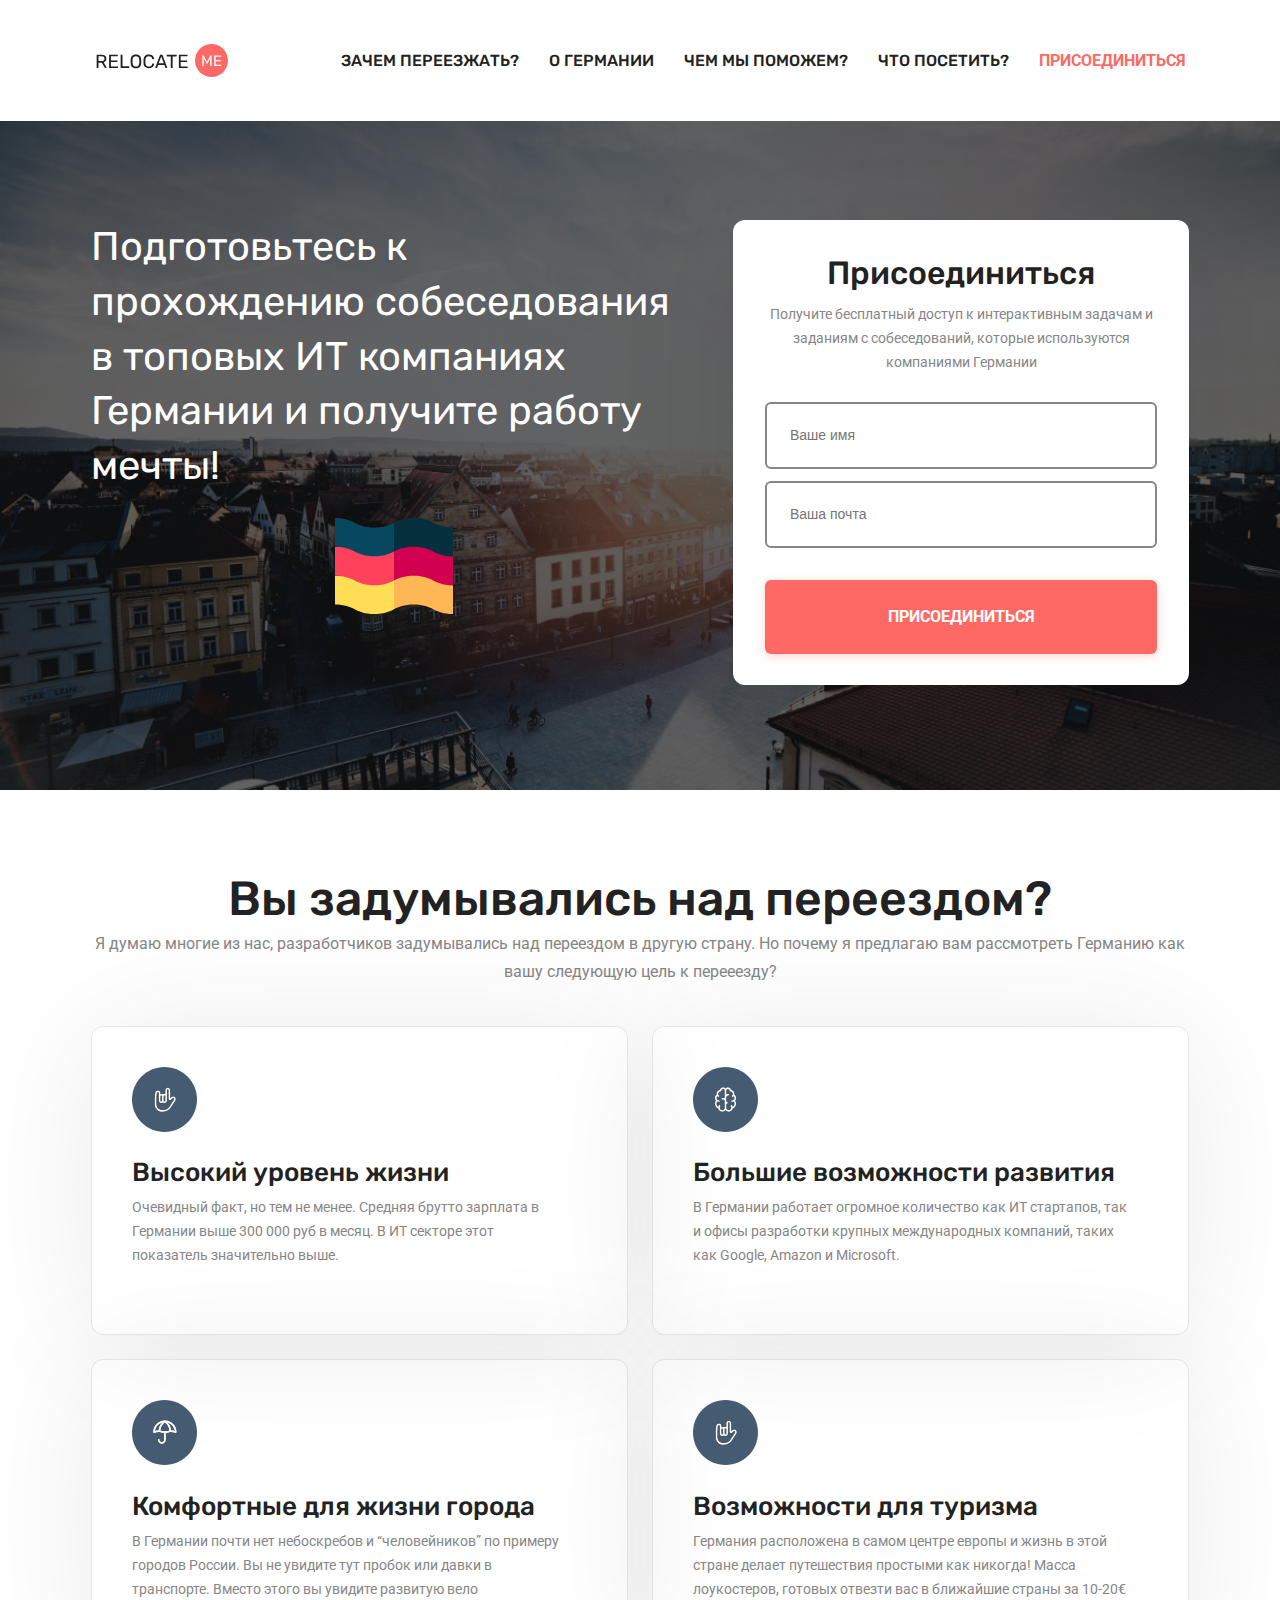
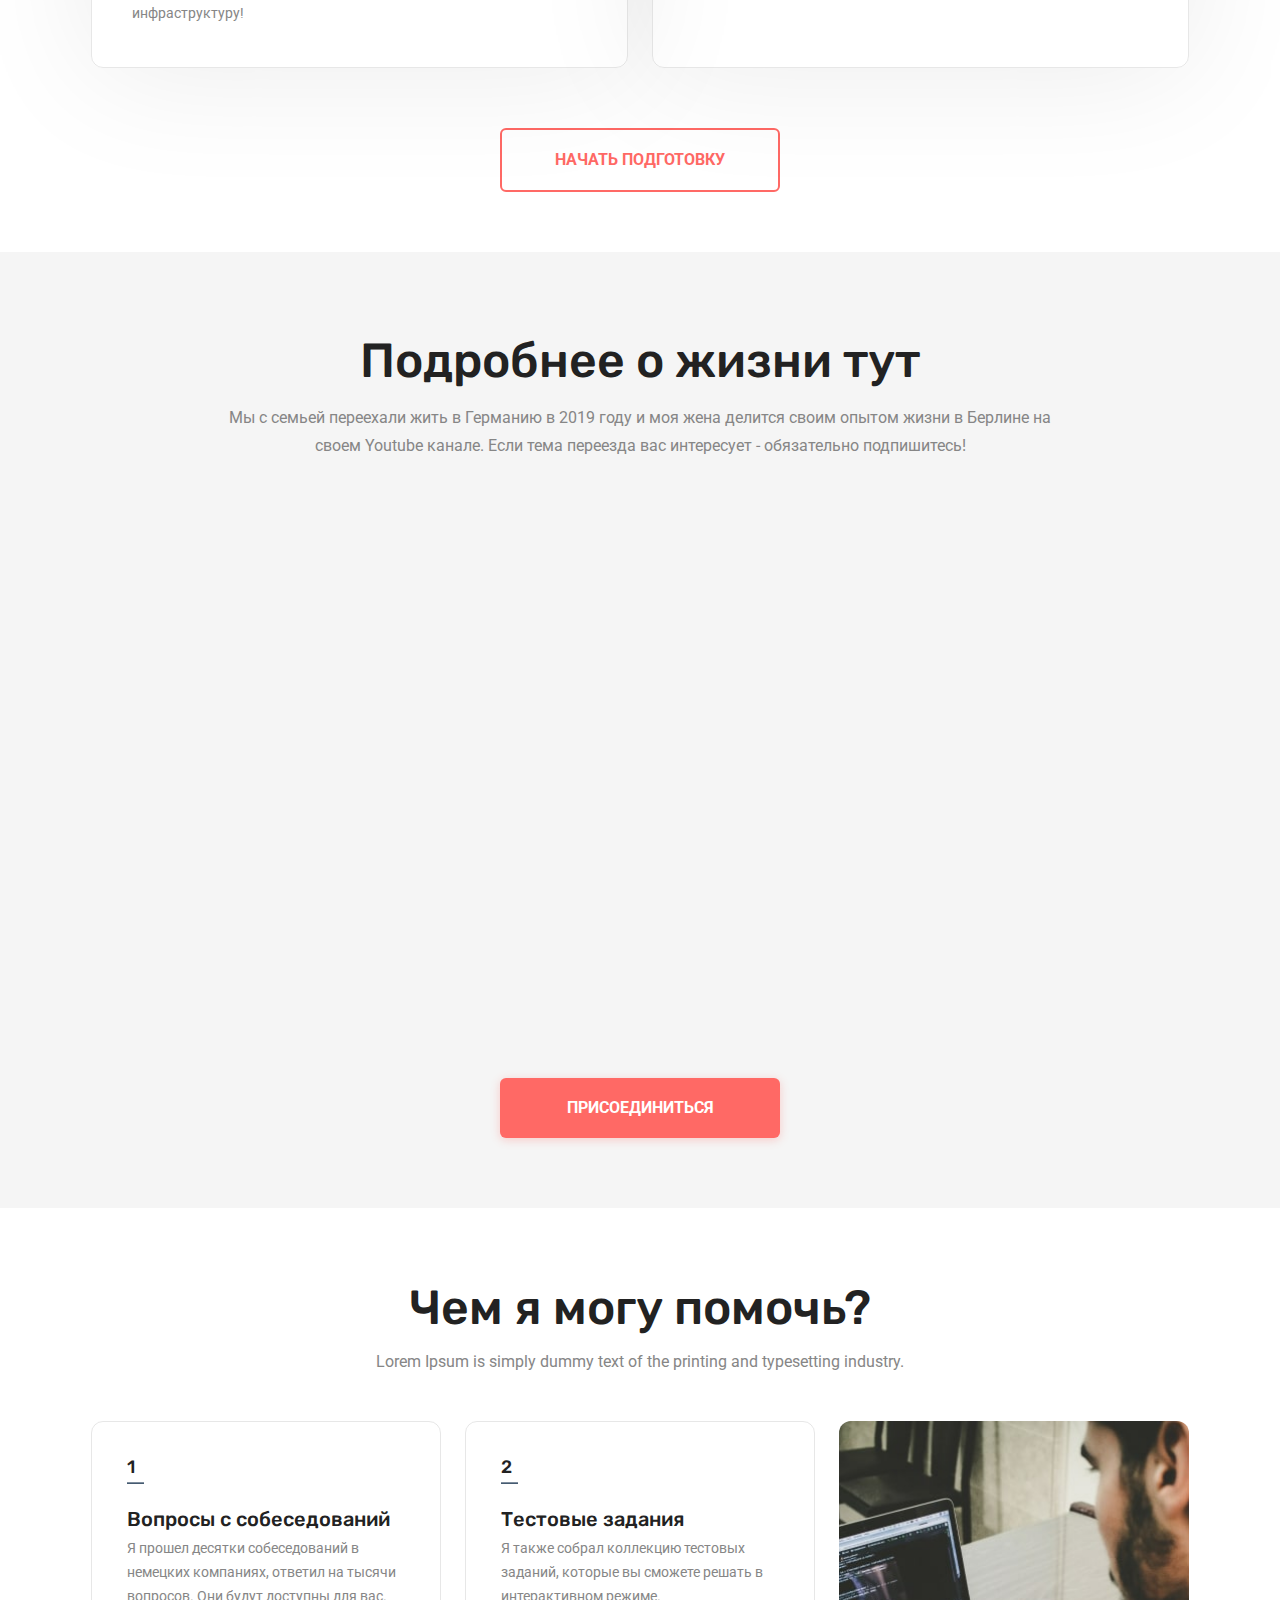
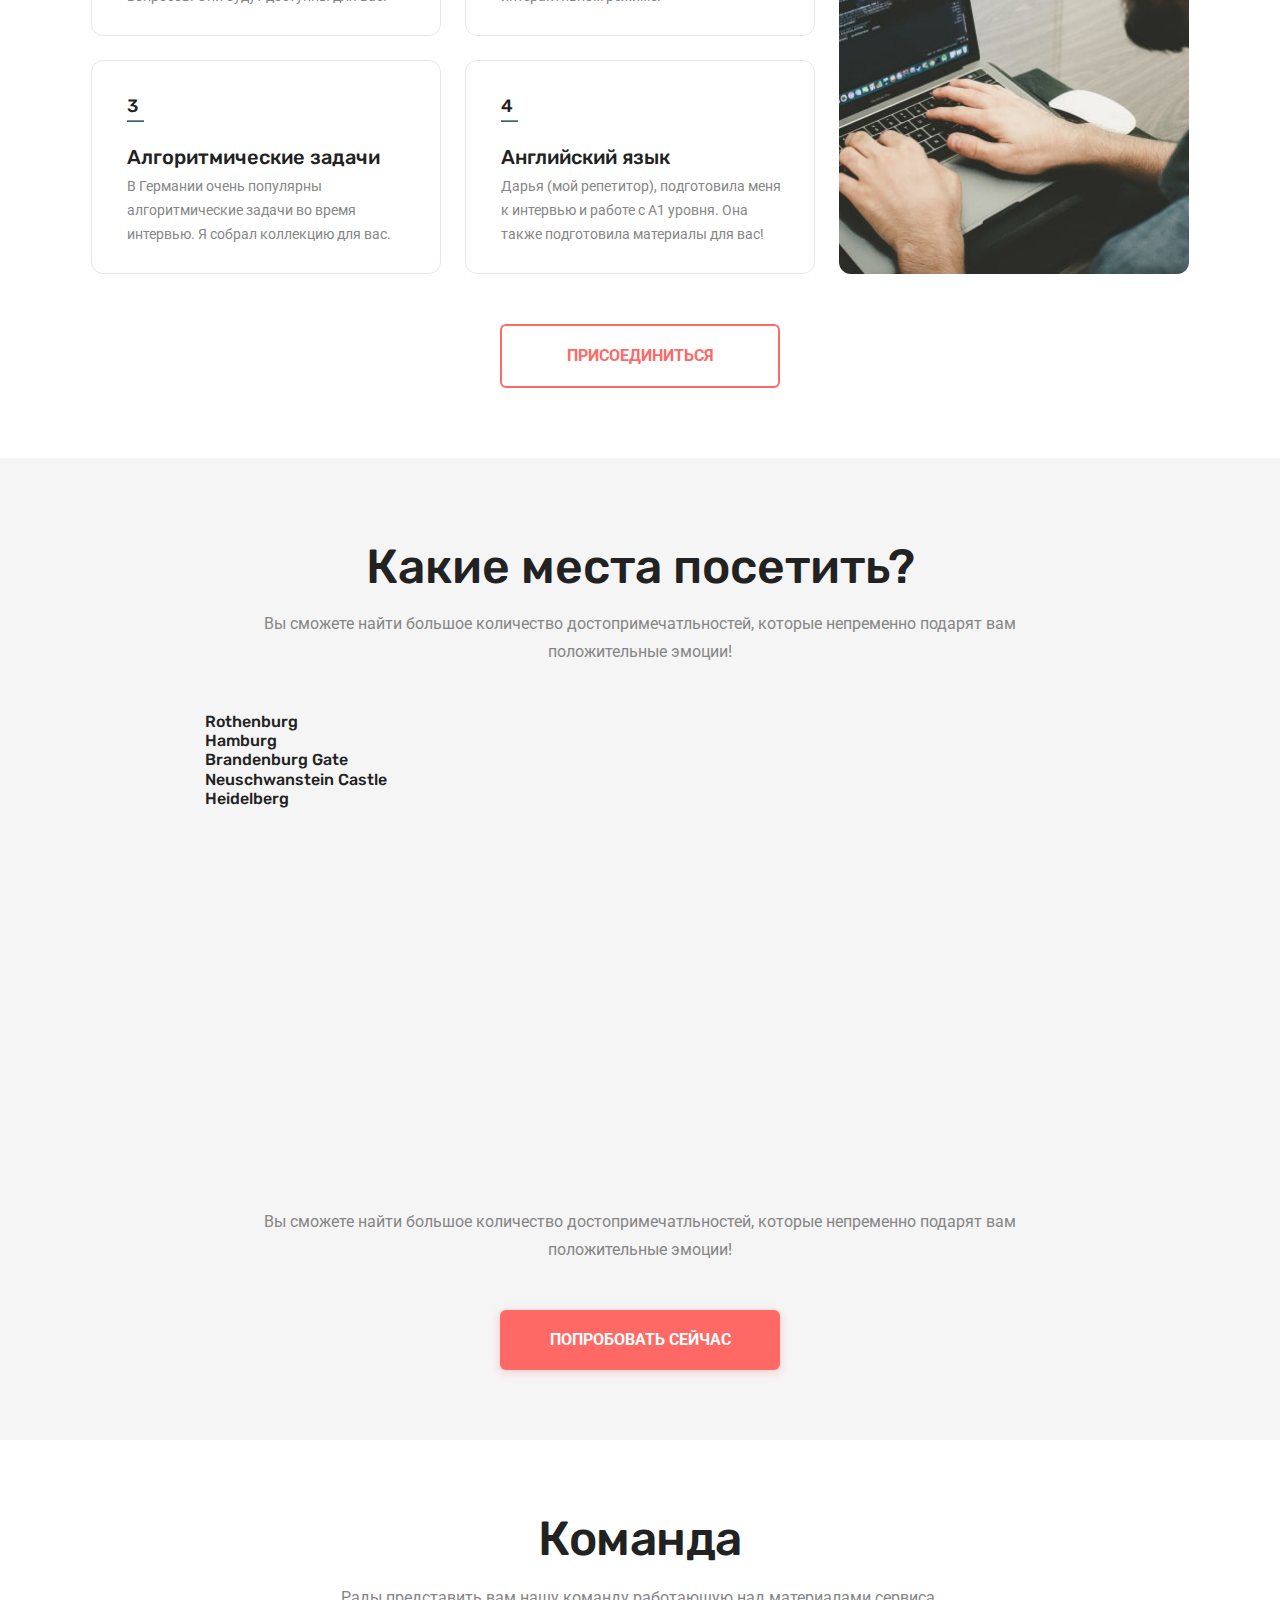
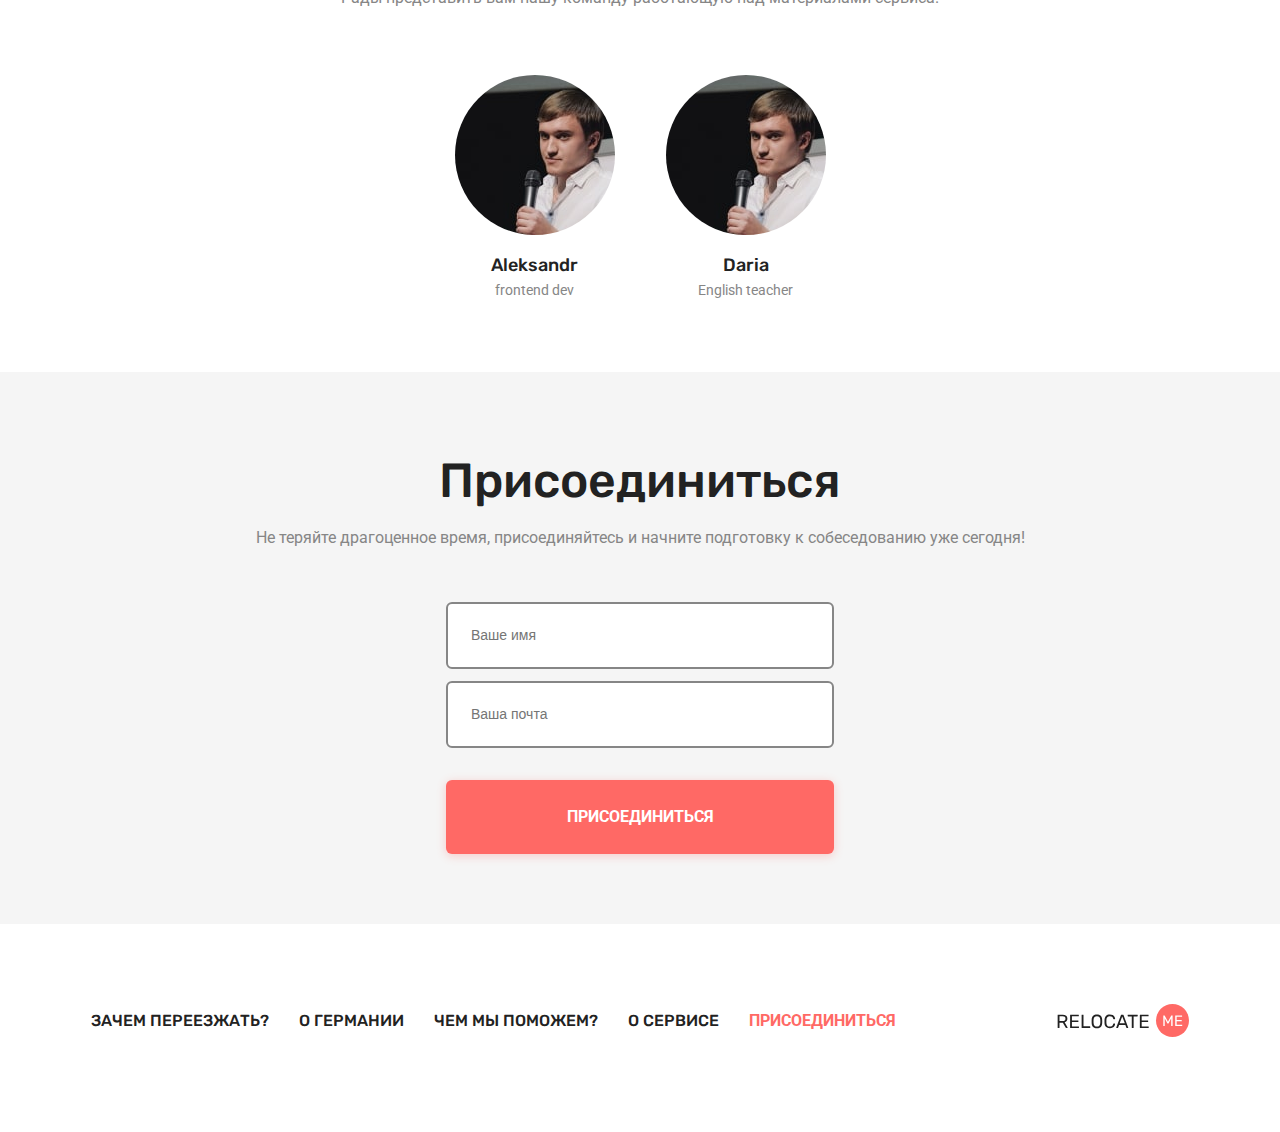
<file: index.html>
<!DOCTYPE html>
<html lang="ru">
<head>
    <meta charset="UTF-8">
    <meta http-equiv="X-UA-Compatible" content="IE=edge">
    <meta name="viewport" content="width=device-width, initial-scale=1.0">
    <title>Relocate</title>
    <meta name="discriprion" content=""/>
    <link rel="apple-touch-icon" sizes="180x180" href="img/favicon/apple-touch-icon.png">
    <link rel="icon" type="image/png" sizes="32x32" href="img/favicon/favicon-32x32.png">
    <link rel="icon" type="image/png" sizes="16x16" href="img/favicon/favicon-16x16.png">
    <link rel="manifest" href="img/favicon/site.webmanifest">
    <link rel="mask-icon" href="img/favicon/safari-pinned-tab.svg" color="#5bbad5">
    <link rel="shortcut icon" href="img/favicon/favicon.ico">
    <meta name="msapplication-TileColor" content="#00aba9">
    <meta name="msapplication-config" content="img/favicon/browserconfig.xml">
    <meta name="theme-color" content="#ffffff">
    <link rel="stylesheet" href="css/style.css">
    <link rel="preconnect" href="https://fonts.googleapis.com"><link rel="preconnect" href="https://fonts.gstatic.com" crossorigin><link href="https://fonts.googleapis.com/css2?family=Roboto:wght@400;700&family=Rubik:wght@400;500&display=swap" rel="stylesheet">
</head>
<body>

    <!-- header start -->
    <header class="header">
        <div class="menu__wrapper">
            <div class="menu__items">
                <div class="logo">
                    <img src="./img/svg/logo.svg" alt="RELOCATE">
                </div>
                <nav class="menu__nav">
                    <ul class="menu__list">
                        <li class="menu__item">
                            <a href="#benefits" class="menu__link js-scroll header__link">ЗАЧЕМ ПЕРЕЕЗЖАТЬ?</a>
                        </li>
                        <li class="menu__item">
                            <a href="#more" class="menu__link js-scroll header__link">О ГЕРМАНИИ</a>
                        </li>
                        <li class="menu__item">
                            <a href="#help" class="menu__link js-scroll header__link">ЧЕМ МЫ ПОМОЖЕМ?</a>
                        </li>
                        <li class="menu__item">
                            <a href="#info" class="menu__link js-scroll header__link">ЧТО ПОСЕТИТЬ?</a>
                        </li>
                        <li class="menu__item">
                            <a href="#connect" class="menu__link-connect js-scroll header__link">ПРИСОЕДИНИТЬСЯ</a>
                        </li>
                    </ul>
                    <div class="header__nav_close">
                        <span class="header__nav_close-line"></span>
                        <span class="header__nav_close-line"></span>
                    </div>
                </nav>
                <div class="header__burger burger">
                    <span class="burger__line burger__line-first"></span>
                    <span class="burger__line burger__line-second"></span>
                    <span class="burger__line burger__line-third"></span>
                </div>
            </div>
        </div>
    </header>
    <!-- header end -->


    <!-- Main start-->

    <main class="main">

        <!-- form start -->
    <div class="form">
        <div class="wrapper">
            <div class="form__elements">
                <div class="form__info">
                    <p class="form__desc">
                        Подготовьтесь к прохождению собеседования в топовых ИТ компаниях Германии и получите работу мечты!
                    </p>
                </div>
                <div class="container__form">
                    <div class="container">
                        <form action="#!" class="former">
                            <div class="former__elements">
                                <h3 class="former__title">
                                    Присоединиться
                                </h3>
                                <p class="former__info">
                                    Получите бесплатный доступ к интерактивным задачам и заданиям с собеседований, которые используются компаниями Германии
                                </p>
                                    <div><input type="text" name="user__name" class="former__input" placeholder="Ваше имя"></div>
                                    <div><input type="email" name="user__mail" class="former__input" placeholder="Ваша почта"></div>
                                    <button type="submit" name="submit" class="former__submit">ПРИСОЕДИНИТЬСЯ</button>  
                            </div>  
                        </form>
                    </div>
                </div>

            </div>
        </div>
    </div>
    <!-- form end -->


    <!-- benefits start -->

    <section class="benefits" id="benefits">
        <div class="wrapper">
            <h2 class="benefits__title">
                Вы задумывались над переездом?
            </h2>
            <p class="benefits__desc">
                Я думаю многие из нас, разработчиков задумывались над переездом в другую страну. Но почему я предлагаю вам рассмотреть Германию как вашу следующую цель к перееезду?
            </p>
            <div class="benefits__cards">
                <div class="benefits__card">
                    
                        <div class="benefits__image">
                            <img src="./img/svg/benefits__card-icon-1.svg" alt="Высокий уровень жизни" class="benefits__icon">
                        </div>
                        <h3 class="benefits__card-title">
                            Высокий уровень жизни
                        </h3>
                        <p class="benefits__card-desc">
                            Очевидный факт, но тем не менее. Средняя брутто зарплата в Германии выше 300 000 руб в месяц. В ИТ секторе этот показатель значительно выше.
                        </p>
                        <a href="#!" class="benefits__card-link"></a>
                </div>
                <div class="benefits__card">
                    
                        <div class="benefits__image">
                            <img src="./img/svg/benefits__card-icon-2.svg" alt="Большие возможности развития" class="benefits__icon">
                        </div>
                        <h3 class="benefits__card-title">
                            Большие возможности развития
                        </h3>
                        <p class="benefits__card-desc">
                            В Германии работает огромное количество как ИТ стартапов, так и офисы разработки крупных международных компаний, таких как Google, Amazon и Microsoft.
                        </p>
                        <a href="#!" class="benefits__card-link"></a>
                </div>
                <div class="benefits__card">

                        <div class="benefits__image">
                            <img src="./img/svg/benefits__card-icon-3.svg" alt="Комфортные для жизни города" class="benefits__icon">
                        </div>
                        <h3 class="benefits__card-title">
                            Комфортные для жизни города
                        </h3>
                        <p class="benefits__card-desc">
                            В Германии почти нет небоскребов и “человейников” по примеру городов России. Вы не увидите тут пробок или давки в транспорте. Вместо этого вы увидите развитую вело инфраструктуру!
                        </p>
                        <a href="#!" class="benefits__card-link"></a>
                </div>
                <div class="benefits__card">
                    
                        <div class="benefits__image">
                            <img src="./img/svg/benefits__card-icon-1.svg" alt="Возможности для туризма" class="benefits__icon">
                        </div>
                        <h3 class="benefits__card-title">
                            Возможности для туризма
                        </h3>
                        <p class="benefits__card-desc">
                            Германия расположена в самом центре европы и жизнь в этой стране делает путешествия простыми как никогда! Масса лоукостеров, готовых отвезти вас в ближайшие страны за 10-20€
                        </p>
                        <a href="#!" class="benefits__card-link"></a>
                </div>
            </div>
            <div class="button__container">
                    <button type="button" class="button-1">
                        НАЧАТЬ ПОДГОТОВКУ
                    </button>

            </div>
        </div>
    </section>

    <!-- benefits end -->


    <!-- more startтут -->
    <section class="more" id="more" >
        <div class="wrapper-mini">
            <div class="more__items">
                <h2 class="more__title">
                    Подробнее о жизни тут
                </h2>
                <p class="more__desc">
                    Мы с семьей переехали жить в Германию в 2019 году и моя жена делится своим опытом жизни в Берлине на своем Youtube канале. Если тема переезда вас интересует - обязательно подпишитесь!
                </p>
                <div class="video__container">
                    <div class="video__wrapper">
                        <div class="video__item">
                            <iframe class="video__element" src="https://www.youtube.com/embed/Y58ekonGjqw" title="YouTube video player" allow="accelerometer; autoplay; clipboard-write; encrypted-media; gyroscope; picture-in-picture" allowfullscreen></iframe>
                        </div>
                    </div>
                </div>
                <div class="button__container">
                        <button type="button" class="button-2">
                            ПРИСОЕДИНИТЬСЯ
                        </button>
                </div>
            </div>
        </div>
    </section>
    <!-- more end -->


    <!-- help start -->
    <section class="help" id="help">
        <div class="wrapper">
            <div class="help__items">
                <h2 class="help__title">
                    Чем я могу помочь?
                </h2>
                <p class="help__desc">
                    Lorem Ipsum is simply dummy text of the printing and typesetting industry.
                </p>
                <div class="help__cards">
                    <div class="help__card">
                        <div class="help__card-elements">
                            <span class="help__card-number">1</span>
                            <h3 class="help__card-title">
                                Вопросы с собеседований
                            </h3>
                            <p class="help__card-desc">
                                Я прошел десятки собеседований в немецких компаниях, ответил на тысячи вопросов. Они будут доступны для вас.
                            </p>
                        </div>
                    </div>

                    <div class="help__card">
                        <div class="help__card-elements">
                            <span class="help__card-number">2</span>
                            <h3 class="help__card-title">
                                Тестовые задания
                            </h3>
                            <p class="help__card-desc">
                                Я также собрал коллекцию тестовых заданий, которые вы сможете решать в интерактивном режиме.
                            </p>
                        </div>
                    </div>
                    <div class="help__card-pic">
                        
                           <img src="./img/help__card-img-min.jpg" alt="help__card-thumb" class="help__card-thumb">
                        
                    </div>
                    <div class="help__card">
                        <div class="help__card-elements">
                            <span class="help__card-number">3</span>
                            <h3 class="help__card-title">
                                Алгоритмические задачи
                            </h3>
                            <p class="help__card-desc">
                                В Германии очень популярны алгоритмические задачи во время интервью. Я собрал коллекцию для вас.
                            </p>
                        </div>
                    </div>
                    <div class="help__card">
                        <div class="help__card-elements">
                            <span class="help__card-number">4</span>
                            <h3 class="help__card-title">
                                Английский язык
                            </h3>
                            <p class="help__card-desc">
                                Дарья (мой репетитор), подготовила меня к интервью и работе с А1 уровня. Она также подготовила материалы для вас!
                            </p>
                        </div>
                    </div>
                </div>
                <div class="button__container">
                        <button type="button" class="button-1">
                            ПРИСОЕДИНИТЬСЯ
                        </button>
                </div>
            </div>
        </div>
    </section>
    <!-- help end -->


    <!-- info start -->
    <section class="info" id="info">
        <div class="wrapper-mini">
            <div class="info__items">
                <h2 class="info__title">
                    Какие места посетить?
                </h2>
                <p class="info__desc">
                    Вы сможете найти большое количество достопримечатльностей, которые непременно подарят вам положительные эмоции!
                </p>
                <div class="info__cards">
                    <div class="info__cards-container">
                        <div
                            class="info__cards-slide"
                            style="background-image: url('https://images.unsplash.com/photo-1467269204594-9661b134dd2b?ixlib=rb-4.0.3&ixid=M3wxMjA3fDB8MHxwaG90by1wYWdlfHx8fGVufDB8fHx8fA%3D%3D&auto=format&fit=crop&w=1170&q=80');"
                        >
                          <h3 class="slide__title">Rothenburg</h3>
                        </div>
                        <div
                            class="info__cards-slide"
                            style="
                                background-image: url('https://images.unsplash.com/photo-1422360902398-0a91ff2c1a1f?ixlib=rb-4.0.3&ixid=M3wxMjA3fDB8MHxwaG90by1wYWdlfHx8fGVufDB8fHx8fA%3D%3D&auto=format&fit=crop&w=1130&q=80');
                              "
                        >
                          <h3 class="slide__title">Hamburg</h3>
                        </div>
                        <div
                            class="info__cards-slide"
                            style="
                                background-image: url('https://images.unsplash.com/photo-1506760610100-1af6025cf0c7?ixlib=rb-4.0.3&ixid=M3wxMjA3fDB8MHxwaG90by1wYWdlfHx8fGVufDB8fHx8fA%3D%3D&auto=format&fit=crop&w=1172&q=80');
                              "
                        >
                          <h3 class="slide__title">Brandenburg Gate</h3>
                        </div>
                        <div
                            class="info__cards-slide"
                            style="
                                background-image: url('https://images.unsplash.com/photo-1495316364083-b5916626072e?ixlib=rb-4.0.3&ixid=M3wxMjA3fDB8MHxwaG90by1wYWdlfHx8fGVufDB8fHx8fA%3D%3D&auto=format&fit=crop&w=1170&q=80');
                              "
                        >
                          <h3 class="slide__title">Neuschwanstein Castle</h3>
                        </div>
                        <div
                            class="info__cards-slide"
                            style="
                                background-image: url('https://images.unsplash.com/photo-1574764750249-a33d713b95a8?ixlib=rb-4.0.3&ixid=M3wxMjA3fDB8MHxwaG90by1wYWdlfHx8fGVufDB8fHx8fA%3D%3D&auto=format&fit=crop&w=1170&q=80');
                              "
                        >
                          <h3 class="slide__title">Heidelberg</h3>
                        </div>
                      </div>
                </div>
                <div class="info__desc info__desc-bottom">
                    Вы сможете найти большое количество достопримечатльностей, которые непременно подарят вам положительные эмоции!
                </div>
                <div class="button__container">
                        <button type="button" class="button-2">
                            ПОПРОБОВАТЬ СЕЙЧАС
                        </button>
                </div>
            </div>
        </div>
    </section>
    <!-- info end -->


    <!-- team start -->
        <section class="team">
            <div class="wrapper-mini">
                <h2 class="team__title">
                    Команда
                </h2>
                <p class="team__desc">
                    Рады представить вам нашу команду работающую над материалами сервиса.
                </p>
                <div class="team__profiles">
                    <div class="team__profile">
                        <div class="team__profile-avatar">
                            <img src="./img/team__profile-pic-min.jpg" alt="team__profile-pic" class="team__profile-pic">
                        </div>
                        <h4 class="team__profile-name">
                            Aleksandr
                        </h4>
                        <p class="team__profile-status">
                            frontend dev
                        </p>
                    </div>
                    <div class="team__profile">
                        <div class="team__profile-avatar">
                            <img src="./img/team__profile-pic-min.jpg" alt="team__profile-pic" class="team__profile-pic">
                        </div>
                        <h4 class="team__profile-name">
                            Daria
                        </h4>
                        <p class="team__profile-status">
                            English teacher
                        </p>
                    </div>
                </div>
            </div>
        </section>
    <!-- team end -->


    <!-- connect start -->
        <section class="connect" id="connect">
            <div class="wrapper-mini">
                <h2 class="connect-title">
                    Присоединиться
                </h2>
                <p class="connect-desc">
                    Не теряйте драгоценное время, присоединяйтесь и начните подготовку к собеседованию уже сегодня!
                </p>
                <div class="connect__container">
                    <form action="#!" class="former">
                        <div>
                            <input type="text" name="user__name" class="former__input" placeholder="Ваше имя">
                        </div>
                        <div>
                            <input type="email" name="user__mail" class="former__input" placeholder="Ваша почта">
                        </div>
                        <div>
                            <input type="submit" name="submit" class="former__submit" value="ПРИСОЕДИНИТЬСЯ">
                        </div>
                    </form>
                </div>
            </div>
        </section>
    <!-- connect end -->


    </main>
    <!-- Main end-->

    <!-- footer start -->
    <div class="footer">
        <div class="wrapper">
            <div class="menu__items">
                <div class="menu">
                    <nav class="menu__nav">
                        <ul class="menu__list">
                            <li class="menu__item">
                                <a href="#!" class="menu__link">ЗАЧЕМ ПЕРЕЕЗЖАТЬ?</a>
                            </li>
                            <li class="menu__item">
                                <a href="#!" class="menu__link">О ГЕРМАНИИ</a>
                            </li>
                            <li class="menu__item">
                                <a href="#!" class="menu__link">ЧЕМ МЫ ПОМОЖЕМ?</a>
                            </li>
                            <li class="menu__item">
                                <a href="#!" class="menu__link">О СЕРВИСЕ</a>
                            </li>
                            <li class="menu__item">
                                <a href="#!" class="menu__link-connect">ПРИСОЕДИНИТЬСЯ</a>
                            </li>
                        </ul>
                    </nav>
                </div>
                <div class="logo">
                    <img src="./img/svg/logo.svg" alt="RELOCATE">
                </div>
            </div>
        </div>
    </div>
    <!-- footer end -->
    
    <script src="./js/main-es6.js"></script>

</body>
</html>
</file>
<file: css/style.css>
/* http://meyerweb.com/eric/tools/css/reset/
   v2.0-modified | 20110126
   License: none (public domain)
*/

html, body, div, span, applet, object, iframe,
h1, h2, h3, h4, h5, h6, p, blockquote, pre,
a, abbr, acronym, address, big, cite, code,
del, dfn, em, img, ins, kbd, q, s, samp,
small, strike, strong, sub, sup, tt, var,
b, u, i, center,
dl, dt, dd, ol, ul, li,
fieldset, form, label, legend,
table, caption, tbody, tfoot, thead, tr, th, td,
article, aside, canvas, details, embed,
figure, figcaption, footer, header, hgroup,
menu, nav, output, ruby, section, summary,
time, mark, audio, video {
  margin: 0;
	padding: 0;
	border: 0;
	font-size: 100%;
	font: inherit;
	vertical-align: baseline;
}

/* make sure to set some focus styles for accessibility */
:focus {
    outline: 0;
}

/* HTML5 display-role reset for older browsers */
article, aside, details, figcaption, figure,
footer, header, hgroup, menu, nav, section {
	display: block;
}

body {
	line-height: 1;
}

ol, ul {
	list-style: none;
}

blockquote, q {
	quotes: none;
}

blockquote:before, blockquote:after,
q:before, q:after {
	content: '';
	content: none;
}

table {
	border-collapse: collapse;
	border-spacing: 0;
}

input[type=search]::-webkit-search-cancel-button,
input[type=search]::-webkit-search-decoration,
input[type=search]::-webkit-search-results-button,
input[type=search]::-webkit-search-results-decoration {
    -webkit-appearance: none;
    -moz-appearance: none;
}

input[type=search] {
    -webkit-appearance: none;
    -moz-appearance: none;
    -webkit-box-sizing: content-box;
    -moz-box-sizing: content-box;
    box-sizing: content-box;
}

textarea {
    overflow: auto;
    vertical-align: top;
    resize: vertical;
}

/**
 * Correct `inline-block` display not defined in IE 6/7/8/9 and Firefox 3.
 */

audio,
canvas,
video {
    display: inline-block;
    *display: inline;
    *zoom: 1;
    max-width: 100%;
}

/**
 * Prevent modern browsers from displaying `audio` without controls.
 * Remove excess height in iOS 5 devices.
 */

audio:not([controls]) {
    display: none;
    height: 0;
}

/**
 * Address styling not present in IE 7/8/9, Firefox 3, and Safari 4.
 * Known issue: no IE 6 support.
 */

[hidden] {
    display: none;
}

/**
 * 1. Correct text resizing oddly in IE 6/7 when body `font-size` is set using
 *    `em` units.
 * 2. Prevent iOS text size adjust after orientation change, without disabling
 *    user zoom.
 */

html {
    font-size: 100%; /* 1 */
    -webkit-text-size-adjust: 100%; /* 2 */
    -ms-text-size-adjust: 100%; /* 2 */
}

/**
 * Address `outline` inconsistency between Chrome and other browsers.
 */

a:focus {
    outline: thin dotted;
}

/**
 * Improve readability when focused and also mouse hovered in all browsers.
 */

a:active,
a:hover {
    outline: 0;
}

/**
 * 1. Remove border when inside `a` element in IE 6/7/8/9 and Firefox 3.
 * 2. Improve image quality when scaled in IE 7.
 */

img {
    border: 0; /* 1 */
    -ms-interpolation-mode: bicubic; /* 2 */
}

/**
 * Address margin not present in IE 6/7/8/9, Safari 5, and Opera 11.
 */

figure {
    margin: 0;
}

/**
 * Correct margin displayed oddly in IE 6/7.
 */

form {
    margin: 0;
}

/**
 * Define consistent border, margin, and padding.
 */

fieldset {
    border: 1px solid #c0c0c0;
    margin: 0 2px;
    padding: 0.35em 0.625em 0.75em;
}

/**
 * 1. Correct color not being inherited in IE 6/7/8/9.
 * 2. Correct text not wrapping in Firefox 3.
 * 3. Correct alignment displayed oddly in IE 6/7.
 */

legend {
    border: 0; /* 1 */
    padding: 0;
    white-space: normal; /* 2 */
    *margin-left: -7px; /* 3 */
}

/**
 * 1. Correct font size not being inherited in all browsers.
 * 2. Address margins set differently in IE 6/7, Firefox 3+, Safari 5,
 *    and Chrome.
 * 3. Improve appearance and consistency in all browsers.
 */

button,
input,
select,
textarea {
    font-size: 100%; /* 1 */
    margin: 0; /* 2 */
    vertical-align: baseline; /* 3 */
    *vertical-align: middle; /* 3 */
}

/**
 * Address Firefox 3+ setting `line-height` on `input` using `!important` in
 * the UA stylesheet.
 */

button,
input {
    line-height: normal;
}

/**
 * Address inconsistent `text-transform` inheritance for `button` and `select`.
 * All other form control elements do not inherit `text-transform` values.
 * Correct `button` style inheritance in Chrome, Safari 5+, and IE 6+.
 * Correct `select` style inheritance in Firefox 4+ and Opera.
 */

button,
select {
    text-transform: none;
}

/**
 * 1. Avoid the WebKit bug in Android 4.0.* where (2) destroys native `audio`
 *    and `video` controls.
 * 2. Correct inability to style clickable `input` types in iOS.
 * 3. Improve usability and consistency of cursor style between image-type
 *    `input` and others.
 * 4. Remove inner spacing in IE 7 without affecting normal text inputs.
 *    Known issue: inner spacing remains in IE 6.
 */

button,
html input[type="button"], /* 1 */
input[type="reset"],
input[type="submit"] {
    -webkit-appearance: button; /* 2 */
    cursor: pointer; /* 3 */
    *overflow: visible;  /* 4 */
}

/**
 * Re-set default cursor for disabled elements.
 */

button[disabled],
html input[disabled] {
    cursor: default;
}

/**
 * 1. Address box sizing set to content-box in IE 8/9.
 * 2. Remove excess padding in IE 8/9.
 * 3. Remove excess padding in IE 7.
 *    Known issue: excess padding remains in IE 6.
 */

input[type="checkbox"],
input[type="radio"] {
    box-sizing: border-box; /* 1 */
    padding: 0; /* 2 */
    *height: 13px; /* 3 */
    *width: 13px; /* 3 */
}

/**
 * 1. Address `appearance` set to `searchfield` in Safari 5 and Chrome.
 * 2. Address `box-sizing` set to `border-box` in Safari 5 and Chrome
 *    (include `-moz` to future-proof).
 */

input[type="search"] {
    -webkit-appearance: textfield; /* 1 */
    -moz-box-sizing: content-box;
    -webkit-box-sizing: content-box; /* 2 */
    box-sizing: content-box;
}

/**
 * Remove inner padding and search cancel button in Safari 5 and Chrome
 * on OS X.
 */

input[type="search"]::-webkit-search-cancel-button,
input[type="search"]::-webkit-search-decoration {
    -webkit-appearance: none;
}

/**
 * Remove inner padding and border in Firefox 3+.
 */

button::-moz-focus-inner,
input::-moz-focus-inner {
    border: 0;
    padding: 0;
}

/**
 * 1. Remove default vertical scrollbar in IE 6/7/8/9.
 * 2. Improve readability and alignment in all browsers.
 */

textarea {
    overflow: auto; /* 1 */
    vertical-align: top; /* 2 */
}

/**
 * Remove most spacing between table cells.
 */

table {
    border-collapse: collapse;
    border-spacing: 0;
}

html,
button,
input,
select,
textarea {
    color: #222;
}


::-moz-selection {
    background: #b3d4fc;
    text-shadow: none;
}

::selection {
    background: #b3d4fc;
    text-shadow: none;
}

img {
    vertical-align: middle;
    max-width: 100%;
    height: auto;
}

fieldset {
    border: 0;
    margin: 0;
    padding: 0;
}

textarea {
    resize: vertical;
}

.chromeframe {
    margin: 0.2em 0;
    background: #ccc;
    color: #000;
    padding: 0.2em 0;
}

html {
    box-sizing: border-box;
}

*, *::before, *::after {
    box-sizing: inherit;
}

body{
    font-family: 'Rubik';
    font-style: normal;
    font-weight: 500;
    font-size: 16px;
    line-height: 1.2;
    color: #222222;
}

.wrapper{
    max-width: 1128px;
    margin: 0 auto;
    padding: 0 15px;
}

.wrapper-mini{
    max-width: 900px;
    margin: 0 auto;
    padding: 0 15px;
}


/*buttons styles start*/

.button-1{
    font-family: 'Roboto';
    font-style: normal;
    font-weight: 700;
    font-size: 16px;
    line-height: 18px;
    color: #FF6965;
    padding: 21px 33px;
    border: 2px solid #FF6965;
    border-radius: 6px; 
    background: #FFFFFF;
    width: 100%;
}

.button__container{
    max-width: 280px;
    margin: 0 auto;
}

.button-1:hover{
    opacity: .7;
}

.button-2:hover{
    background-color: #dd504c;
}

.button-2{
    font-family: 'Roboto';
    font-style: normal;
    font-weight: 700;
    font-size: 16px;
    line-height: 18px;
    color: #FFFFFF;
    border-radius: 6px; 
    background-color: #FF6965;
    box-shadow: 0px 2px 10px rgba(255, 105, 101, 0.3);
    padding: 21px 33px;
    border: 0;
    width: 100%;
}


/*button styles end*/



/* header styles start */

.header{
    padding: 44px 0;
    position: fixed;
    top: 0;
    left: 0;
    width: 100%;
    z-index: 999;
    background: #fff;
    transition: .4s linear;
}

.header__active{
    background: #F5F5F5;
}

.menu__wrapper{
    max-width: 1121px;
    margin: 0 auto;
    padding: 0 15px;
}

.header__burger{
    display: none;
    width: 40px;
    height: 30px;
    position: relative;
}

.burger__line{
    display: block;
    position: absolute;
    width: 100%;
    height: 2px;
    background-color: #000;
    left: 0;
}

.burger__line-first{
    top: 0;
}

.burger__line-second{
    top: 50%;
    transform: translateY(-50%);
}

.burger__line-third{
    bottom: 0;
}

.menu__items{
    display: flex;
    flex-wrap: wrap;
    justify-content: space-between;
    align-items: center;
}

.menu__list{
    display: flex;
    flex-wrap: wrap;
}

.menu__item{
    margin-right: 30px;
}

.menu__item:last-child{
    margin-right: 0;
}

.menu__link{
    font-style: normal;
    font-weight: 500;
    font-size: 16px;
    line-height: 18px;
    text-decoration: none;
    color: #222222;
}

.menu__link-connect{
    color:#FF6965;
    font-family: 'Roboto';
    font-style: normal;
    font-weight: 700;
    font-size: 16px;
    text-decoration: none;
}

.menu__item:hover {
    opacity: .75;
}

/* header styles end */

/* form styles start */

.form{
    padding-bottom: 105px;
    background-image: linear-gradient(rgba(0, 0, 0, 0.61), rgba(0, 0, 0, 0.61)), url(../img/form-bg-min.jpg);
    background-size: cover;
    margin: 120px 0 80px 0 ;
}


.form__desc{
    font-style: normal;
    font-weight: 400;
    font-size: 40px;
    line-height: 137%;
    color: #FFFFFF;
    padding-bottom: 120px;
    margin-right: 15px;
}

.form__elements {
    padding-top: 100px;
    display: flex;
    flex-wrap: nowrap;
    justify-content: space-between;
}

.former__elements{
    width: 392px;
    height: 401px;
}

.form__info{
    max-width: 605px;
    background: url(../img/svg/flag.svg) no-repeat center 82.85%;
}



.container{
    padding: 32px;
    background: #FFFFFF;
    box-shadow: 0px 5px 130px rgba(0, 0, 0, 0.0788625);
    border-radius: 12px;
}

.former{
    text-align: center;
}

.former__title{
    font-style: normal;
    font-weight: 500;
    font-size: 32px;
    line-height: 42px;
    text-align: center;
    margin-bottom: 8px;
}

.former__info{
    font-family: 'Roboto';
    font-style: normal;
    font-weight: 400;
    font-size: 14px;
    line-height: 24px;
    color: #868686;
    margin-bottom: 28px;
}

.former__input{
    width: 100%;
    margin-bottom: 12px;
    border-radius: 6px;
    border: 0;
    border: 2px solid #868686;
    padding: 23px;
    font-style: normal;
    font-weight: 400;
    font-size: 14px;
    line-height: 17px;
    resize: both;
}

.former__submit{
    width: 100%;
    margin-top: 20px;
    font-family: 'Roboto';
    font-style: normal;
    font-weight: 700;
    font-size: 16px;
    line-height: 18px;
    color: #FFFFFF;
    padding: 28px;
    text-align: center;
    background: #FF6965;
    box-shadow: 0px 2px 10px rgba(255, 105, 101, 0.3);
    border-radius: 6px;
    border: 0;
}

.former__submit:hover{
    background: #dd504c;
}


/* form styles end */

/* benefits styles start */

.benefits__title{
    font-style: normal;
    font-weight: 500;
    font-size: 48px;
    text-align: center;
    margin-bottom: 2px;
    color: #222222
}

.benefits__desc{
    text-align: center;
    font-family: 'Roboto';
    font-style: normal;
    font-weight: 400;
    font-size: 16px;
    line-height: 28px;
    color: #868686;
    margin-bottom: 40px;
}

.benefits__cards{
    display: grid;
    gap: 24px;
    grid-template-columns: repeat(2, 1fr);
    grid-template-rows: repeat(2, 1fr);
    margin-bottom: 60px;
}

.benefits__card{
    position: relative;
    padding: 40px 61px 42.5px 40px;
    border: 1px solid rgba(134, 134, 134, 0.2);
    border-radius: 12px;
    box-shadow: 0px 5px 130px rgba(0, 0, 0, 0.0788625);
}

.benefits__card:hover, .benefits__card:active, .benefits__card:focus{
    transform: scale(1.01);
    border: 1px solid #fff;
}

.benefits{
    margin-bottom: 60px;
}

.benefits__image{
    margin-bottom: 25.71px;
}

.benefits__card-title{
    margin-bottom: 7px;
    font-style: normal;
    font-weight: 500;
    font-size: 26px;
}

.benefits__card-desc{
    font-family: 'Roboto';
    font-style: normal;
    font-weight: 400;
    font-size: 14px;
    line-height: 24px;
    color: #868686;
}



.benefits__card-link{
    position: absolute;
    top: 0;
    left: 0;
    width: 100%;
    height: 100%;
    z-index: 4;
}


/* benefits styles end */

/* more styles start */

.more{
    background: #F5F5F5;
    padding-top: 80px;
    padding-bottom: 70px;
}

.more__title{
    font-style: normal;
    font-weight: 500;
    font-size: 48px;
    color: #222222;
    margin-bottom: 14px;
    text-align: center;
}

.more__desc{
    font-family: 'Roboto';
    font-style: normal;
    font-weight: 400;
    font-size: 16px;
    line-height: 28px;
    text-align: center;
    padding-bottom: 56px;
    color: #868686;
}

.video__container{
    width: 100%;
    margin-bottom: 50px;
}

.video__wrapper{
    max-width: 900px;
    margin: 0 auto;
    position: relative;
}

.video__item{
    padding-top: 58.88%;
}

.video__element{
    position: absolute;
    top: 0;
    left: 0;
    width: 100%;
    height: 100%;
    border-radius: 10px;
}

/* more styles end */

/* help styles start */

.help{
    padding-top: 68px;
    padding-bottom: 70px;
}

.help__title{
    font-style: normal;
    font-weight: 500;
    font-size: 48px;
    line-height: 64px;
    color: #222222;
    text-align: center;
    margin-bottom: 8px;
}

.help__desc{
    text-align: center;
    font-family: 'Roboto';
    font-style: normal;
    font-weight: 400;
    font-size: 16px;
    line-height: 28px;
    color: #868686;
    margin-bottom: 45px;
}

.help__cards{
    display: grid;
    gap: 24px;
    grid-template-columns: repeat(3, 1fr);
    grid-template-rows: repeat(2, 1fr);
    margin-bottom: 50px;
}

.help__card{
    grid-column: span 1;
    border: 1px solid rgba(134, 134, 134, 0.2);
    border-radius: 12px;
}

.help__card:hover{
    transform: scale(1.02);
    background: #fafafa;
}

.help__card-elements{
    padding: 35px 31px 27px 35px;
}

.help__card-pic{
    grid-area: 1/3/span 2/4;
    resize: both;
}


.help__card-thumb{
    height: 100%;
    width: 100%;
    object-fit: cover;
    border-radius: 12px;
}

.help__card-number{
    display: block;
    width: 17.85px;
    font-size: 18px;
    padding-bottom: 5px;
    background: url(../img/svg/line.svg) no-repeat left bottom;
    margin-bottom: 23px;
}

.help__card-title{
    font-size: 20px;
    margin-bottom: 5px;
}

.help__card-desc{
    font-family: 'Roboto';
    font-style: normal;
    font-weight: 400;
    font-size: 14px;
    line-height: 24px;
    color: #868686;
}

/* help styles end */

/* info styles start */

.info{
    padding: 80px 0 70px 0;
    background-color: #F5F5F5;
}

.info__title{
    font-size: 48px;
    text-align: center;
    color: #222222;
    margin-bottom: 14px;
}

.info__desc{
    margin-bottom: 46px;
    text-align: center;
    font-family: 'Roboto';
    font-style: normal;
    font-weight: 400;
    font-size: 16px;
    line-height: 28px;
    color: #868686;
}

/*
.info__cards{
    min-width: 1240px;
    display: flex;
}



.info__card-left{
    width: calc(50% - 548.08px/2 - 550.96px);
    padding-left: -100px;
    position: relative;
    background: #fff;
    box-shadow: 0px 5px 40px rgba(0, 0, 0, 0.0397727);
    border-radius: 12px;
}

.info__card-center{
    flex-shrink: 0;
    width: calc(50% - 548.08px/2 + 26.35px);
    min-height: 380px;
    margin: 0 29.23px 0 29.23px;
    position: relative;
    background: #fff;
    box-shadow: 0px 5px 40px rgba(0, 0, 0, 0.0397727);
    border-radius: 12px;
}

.info__card-right{
    width: calc( 100% - 548.08px - 58.46px - 258.04px);
    min-height: 380px;
    position: relative;
    background: #fff;
    box-shadow: 0px 5px 40px rgba(0, 0, 0, 0.0397727);
    border-radius: 12px;
}

.info__card-header{
    position: absolute;
    top: 0;
    left: 0;
    width: 100%;
    height: 36.54px;
    background-color: #262626;
    border-radius: 12px 12px 0 0;
}
*/

.info__desc-bottom{
    padding-top: 400px;
}
/* info styles end */
    
/* team styles start */

.team{
    padding: 70px 0 70px 0;
}

.team__title{
    font-size: 48px;
    text-align: center;
    letter-spacing: -0.406154px;
    color: #222222;
    margin-bottom: 16px;
}

.team__desc{
    font-family: 'Roboto';
    font-style: normal;
    font-weight: 400;
    font-size: 16px;
    line-height: 28px;
    text-align: center;
    color: #868686;
    margin-bottom: 63px;
}

.team__profiles{
    display: flex;
    flex-wrap: wrap;
    justify-content: center;
}

.team__profile{
    margin-right: 51px;
}

.team__profile:last-child{
    margin-right: 0;
}

.team__profile-avatar{
    margin-bottom: 20px;
    transition: .2s ease;
}

.team__profile-avatar:hover{
    transform: scale(1.03);
}

.team__profile-pic{
    border-radius: 50%;
}

.team__profile-name{
    font-style: normal;
    font-weight: 500;
    font-size: 18px;
    margin-bottom: 2px;
    color: #222;
    text-align: center;
}

.team__profile-status{
    font-family: 'Roboto';
    font-style: normal;
    font-weight: 400;
    font-size: 14px;
    line-height: 24px;
    color: #868686;
    text-align: center;
}


/* team styles end */

/* connect styles start */

.connect{
    padding: 80px 0 70px 0;
    background-color: #F5F5F5;
}

.connect-title{
    font-size: 48px;
    text-align: center;
    color: #222222;
    margin-bottom: 14px;
}

.connect-desc{
    margin-bottom: 50px;
    font-family: 'Roboto';
    font-style: normal;
    font-weight: 400;
    font-size: 16px;
    line-height: 28px;
    color: #868686;
    text-align: center;
}

.connect__container{
    max-width: 388px;
    margin: 0 auto;
}

/* connect styles end */

/* footer styles start */

.footer{
    padding: 80px 0 95px 0;
}

/* footer styles end */

@media screen and (max-width: 999px) {
    .header__burger{
        display: block;
    }

    .menu__nav{
        position: fixed;
        background-color: #F5F5F5;
        width: 100%;
        height: 100%;
        top: 0;
        left: 0;
        padding: 95px;
        z-index: 10;
        transition: 0.2s all linear;
        transform: translateX(100%);
    }
    
    .menu__nav_active{
        transform: translateX(0);
    }


    .menu__item{
        width: 100%;
        margin-right: 0;
        margin-bottom: 60px;
    }

    .menu__item:last-child{
        margin-bottom: 0;
    }

    .menu__link, .menu__link-connect{
        font-size:48px;
        line-height: 1.2;
    }

    .header__nav_close{
        position: absolute;
        top: 40px;
        right: 20px;
        width: 50px;
        height: 50px;
        z-index: 99;
    }

    .header__nav_close-line{
        display: block;
        width: 100%;
        height: 2px;
        background-color: #000;
        position: absolute;
        top: 50%;
        z-index: 999;
    }

    .header__nav_close-line:first-child{
        transform: translateY(-50%) rotate(45deg);
    }

    .header__nav_close-line:last-child{
        transform: translateY(-50%) rotate(-45deg);
    }

    .container{
        margin: 0 15px;
    }

    .form__elements{
         flex-direction: column;
         align-items: center;
         padding-top: 75px;
    }

    .form__desc{
        text-align: center;
        font-size: 30px;
        margin-bottom: 20px;
        padding-bottom: 139px;
        margin-right: 0;
    }

    .form{
        padding-bottom: 75px;
    }

}

@media screen and (max-width: 820px) {

    .benefits__cards{
        gap: 12px;
        margin-bottom: 36px;
    }

    .benefits__card{
        grid-column: span 2;
    }

    .help__card-pic{
        max-height: 444.85px;
        grid-column: span 2;
        grid-auto-rows: minmax(215px, 444.85px);
    }

    .help__cards{
        grid-template-columns: repeat(2, 1fr);
        grid-auto-rows: minmax(215px, auto);
        gap: 12px;
    }

    .help__card{
        grid-auto-rows: minmax(215px, auto);
        grid-column: span 2;
    }

    .benefits__cards{
        gap: 12px;
    }

}

@media screen and (max-width: 620px) {

    

    .button__container{
        min-width: 100%;
        margin: 0;
    }

    .header, .footer{
        padding: 30px 0;
    }

    .menu__link, .menu__link-connect{
        font-size: 38px;
    }

    .menu__nav{
        padding: 70px 55px;
    }

    .header__nav_close{
        top: 20px;
    }

    .form{
        margin: 70px 0 40px 0;
        padding-bottom: 40px;
    }

    .form__elements{
        width: 100%;
        height: auto;
        padding-top: 60px;
    }

    .benefits{
        margin-bottom: 36px;
    }

    .benefits__title, .more__title, .help__title, .info__title, .team__title, .connect-title{
        font-size: 36px;
        line-height: 44px;
        margin-bottom: 10px;
    }

    .form__info{
        max-width: 605px;
        background: url(../img/svg/flag.svg) no-repeat center 88%;
    }
    
    .benefits__desc{
        margin-bottom: 20px;
    }

    .help__cards{
        margin-bottom: 36px;
    }
    
    .more, .help, .info, .team, .connect{
        padding: 36px 0;
        
    }
    
    .more__desc{
        padding-bottom: 36px;
    }

    .video__container, .help__desc, .info__desc, .team__desc, .connect-desc{
        margin-bottom: 36px;
    }

    .info__desc-bottom{
        padding-top: 300px;
    }
}

@media screen and (max-width: 490px) {

    .menu__link, .menu__link-connect{
        font-size: 28px;
    }

    .video__container, .help__desc, .info__desc, .team__desc, .connect-desc, .more__desc, .benefits__desc{
        padding-bottom: 0;
        margin-bottom: 15px;
    }

    .form__elements{
        padding-top: 50px;
    }

    .former__elements{
        width: 100%;
        height: auto;
        resize: horizontal;
    }

    .container{
        padding: 20px 12px 12px 12px;
    }

    .former__title, .form__desc, .benefits__title, .more__title, .help__title, .info__title, .team__title, .connect-title{
        font-size: 26px;
        line-height: 1.3;
    }

    .benefits, .help{
        margin: 30px 0;
        padding: 0;
    }

    .form{ 
        padding-bottom: 30px;
    }

    .more{
        padding: 30px 0;
    }

    .info{
        padding: 30px 0;
    }

    .team{
        padding: 30px 0 15px 0;
    }

    .connect{
        padding: 30px 0;
    }

    .former__input{
        padding: 18px;
    }

    .former__submit{
        padding: 18px;
        margin-top: 12px;
    }

    .benefits__cards{
        margin-bottom: 22px;
    }

    .benefits__card{
        padding: 26px;
    }

    .benefits__image{
        margin-bottom: 14px;
    }

    .help__cards{
        margin-bottom: 26px;
    }

    .help__card-elements{
        padding: 26px;
    }

    .help__card-number{
        margin-bottom: 14px;
    }
    
    .help__card-pic{
        resize: horizontal;
        max-height: 300px
    }

    .team__profile{
        margin-right: 0;
        width: 100%;
        display: flex;
        flex-direction: column;
        align-items: center;
        justify-content: center;
        margin-bottom: 15px;
    }

    
}
</file>
